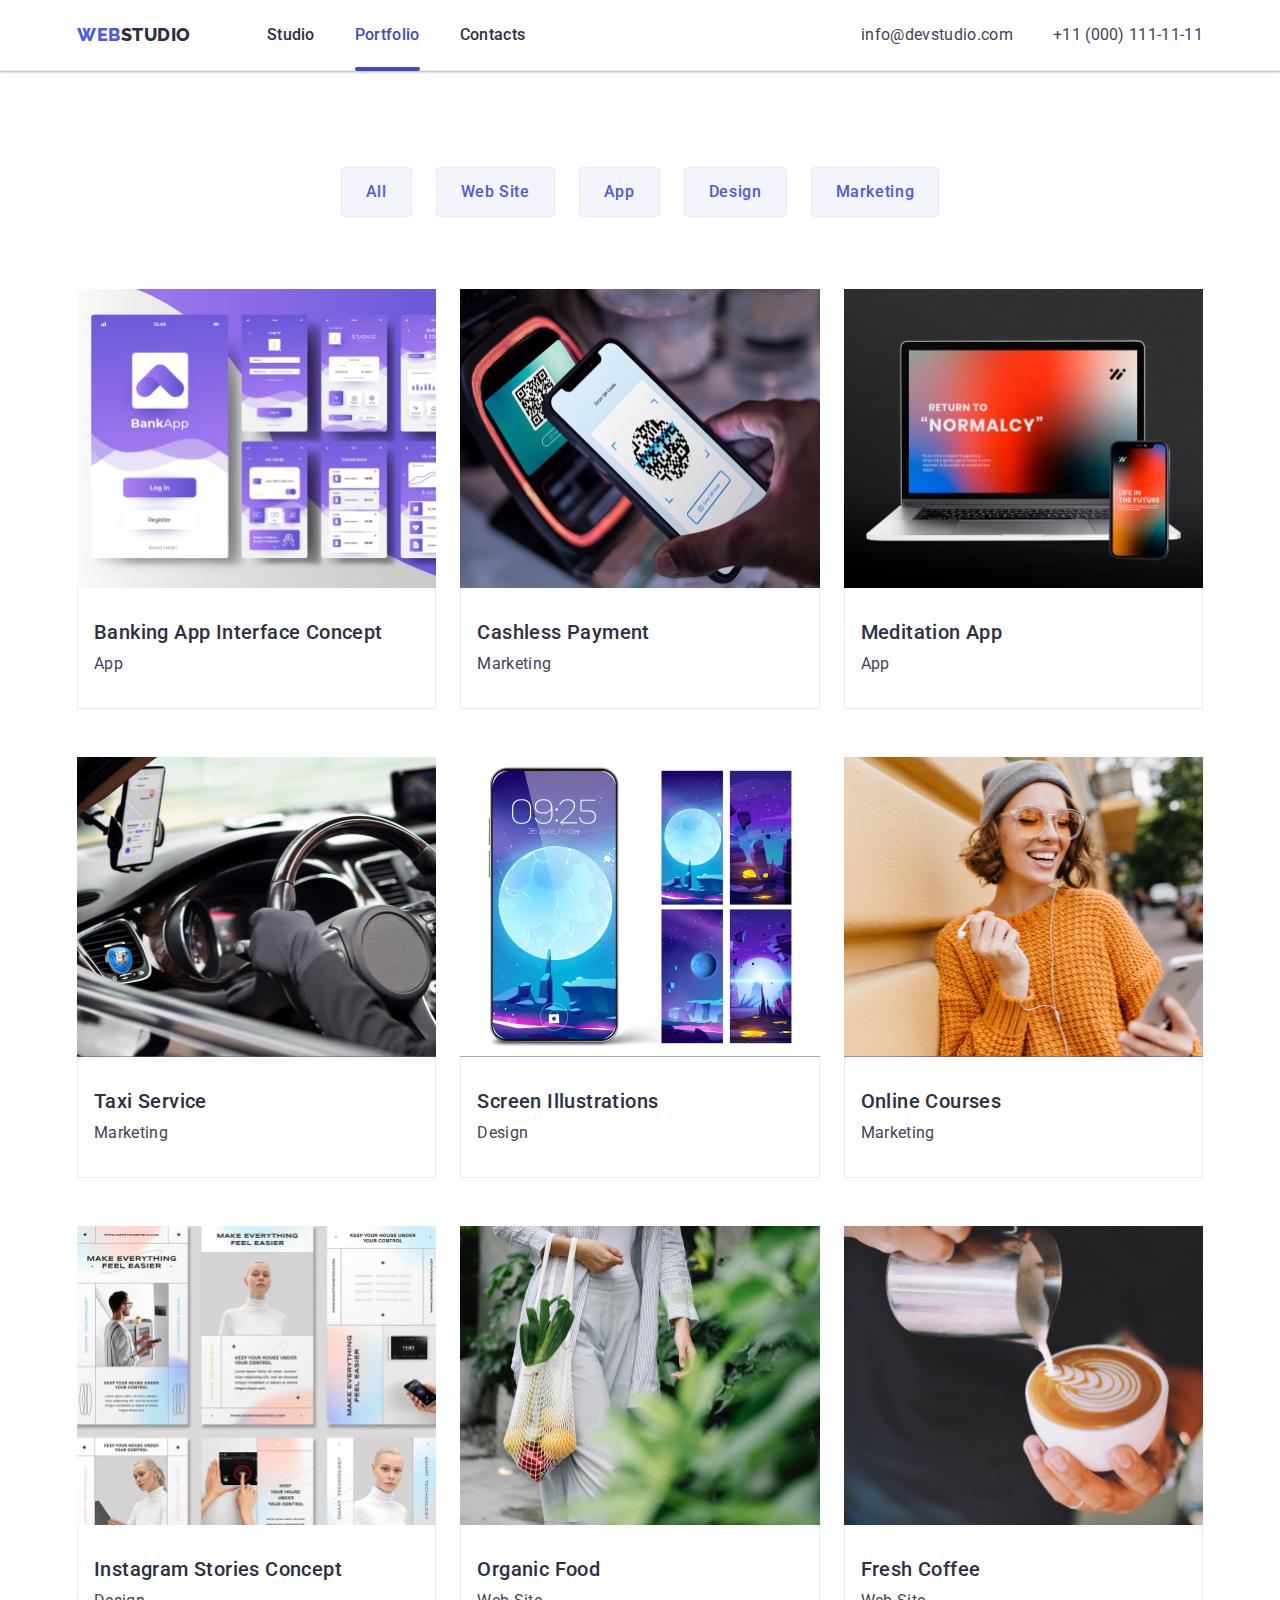
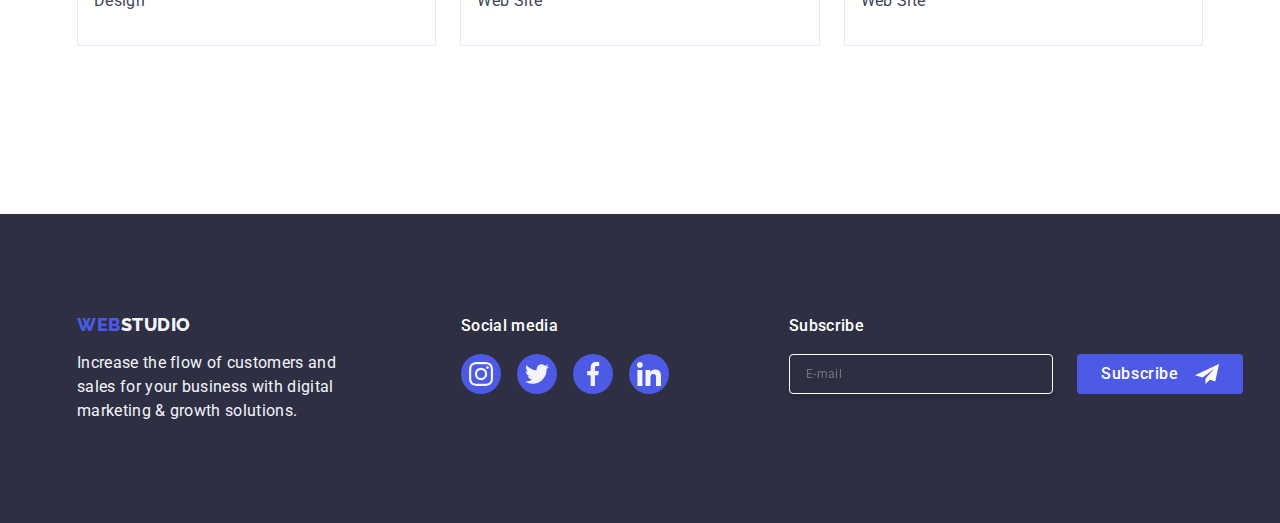
<file: portfolio.html>
<!DOCTYPE html>
<html lang="en">
  <head>
    <meta charset="UTF-8" />
    <meta name="viewport" content="width=device-width, initial-scale=1.0" />

    <title>Portolio</title>
    <link rel="preconnect" href="https://fonts.googleapis.com" />
    <link rel="preconnect" href="https://fonts.gstatic.com" crossorigin />
    <link
      href="https://fonts.googleapis.com/css2?family=Raleway:wght@800&family=Roboto:wght@400;500;700;900&display=swap"
      rel="stylesheet"
    />
    <link
      href="https://cdn.jsdelivr.net/npm/modern-normalize@2.0.0/modern-normalize.min.css"
      rel="stylesheet"
    />
    <link rel="shortcut icon" href="images/Web.png" type="images/Web.png" />
    <link rel="stylesheet" href="./css/styles.css" />
  </head>
  <body>
    <!--header section-->
    <header class="header">
      <div class="container header-container">
        <nav class="header-nav">
          <a class="logo link" href="./index.html"
            >Web<span class="logo-second">Studio</span></a
          >
          <ul class="list header-list">
            <li><a class="nav-link link" href="./index.html">Studio</a></li>
            <li>
              <a class="nav-link link current" href="./portfolio.html"
                >Portfolio</a
              >
            </li>
            <li><a class="nav-link link" href="">Contacts</a></li>
          </ul>
        </nav>
        <address class="address">
          <ul class="list address-container">
            <li>
              <a class="nav-contact link" href="mailto:info@devstudio.com"
                >info@devstudio.com</a
              >
            </li>
            <li>
              <a class="nav-contact link" href="tel:+110001111111"
                >+11 (000) 111-11-11</a
              >
            </li>
          </ul>
        </address>
      </div>
    </header>
    <!--main block-->
    <main>
      <section class="section portfolio-section">
        <div class="container">
          <!--section1-->
          <h1 class="visually-hidden">Portfolio</h1>
          <ul class="list portfolio-filters">
            <li><button class="btn-portfolio" type="button">All</button></li>
            <li>
              <button class="btn-portfolio" type="button">Web Site</button>
            </li>
            <li><button class="btn-portfolio" type="button">App</button></li>
            <li><button class="btn-portfolio" type="button">Design</button></li>
            <li>
              <button class="btn-portfolio" type="button">Marketing</button>
            </li>
          </ul>
          <ul class="list portfolio">
            <li class="portfolio-item">
              <a href="#" class="link portfolio-link">
                <div class="overlay-div">
                  <img
                    alt="Doing 1"
                    height="300"
                    width="360"
                    src="./images/main2portfolio/img_1.jpg"
                  />
                  <p class="overlay-text">
                    14 Stylish and User-Friendly App Design Concepts · Task
                    Manager App · Calorie Tracker App · Exotic Fruit Ecommerce
                    App · Cloud Storage App
                  </p>
                </div>
                <div class="portfolio-card">
                  <h2 class="small-header">Banking App Interface Concept</h2>
                  <p class="description">App</p>
                </div>
              </a>
            </li>
            <li class="portfolio-item">
              <a href="" class="link portfolio-link">
                <div class="overlay-div">
                  <img
                    alt="Doing 2"
                    height="300"
                    width="360"
                    src="./images/main2portfolio/img_2.jpg"
                  />
                  <p class="overlay-text">
                    14 Stylish and User-Friendly App Design Concepts · Task
                    Manager App · Calorie Tracker App · Exotic Fruit Ecommerce
                    App · Cloud Storage App
                  </p>
                </div>
                <div class="portfolio-card">
                  <h2 class="small-header">Cashless Payment</h2>
                  <p class="description">Marketing</p>
                </div>
              </a>
            </li>
            <li class="portfolio-item">
              <a href="" class="link portfolio-link">
                <div class="overlay-div">
                  <img
                    alt="Doing 3"
                    height="300"
                    width="360"
                    src="./images/main2portfolio/img_3.jpg"
                  />
                  <p class="overlay-text">
                    14 Stylish and User-Friendly App Design Concepts · Task
                    Manager App · Calorie Tracker App · Exotic Fruit Ecommerce
                    App · Cloud Storage App
                  </p>
                </div>
                <div class="portfolio-card">
                  <h2 class="small-header">Meditation App</h2>
                  <p class="description">App</p>
                </div>
              </a>
            </li>
            <li class="portfolio-item">
              <a href="" class="link portfolio-link">
                <div class="overlay-div">
                  <img
                    alt="Doing 4"
                    height="300"
                    width="360"
                    src="./images/main2portfolio/img_4.jpg"
                  />
                  <p class="overlay-text">
                    14 Stylish and User-Friendly App Design Concepts · Task
                    Manager App · Calorie Tracker App · Exotic Fruit Ecommerce
                    App · Cloud Storage App
                  </p>
                </div>
                <div class="portfolio-card">
                  <h2 class="small-header">Taxi Service</h2>
                  <p class="description">Marketing</p>
                </div>
              </a>
            </li>
            <li class="portfolio-item">
              <a href="" class="link portfolio-link">
                <div class="overlay-div">
                  <img
                    alt="Doing 5"
                    height="300"
                    width="360"
                    src="./images/main2portfolio/img_5.jpg"
                  />
                  <p class="overlay-text">
                    14 Stylish and User-Friendly App Design Concepts · Task
                    Manager App · Calorie Tracker App · Exotic Fruit Ecommerce
                    App · Cloud Storage App
                  </p>
                </div>
                <div class="portfolio-card">
                  <h2 class="small-header">Screen Illustrations</h2>
                  <p class="description">Design</p>
                </div>
              </a>
            </li>
            <li class="portfolio-item">
              <a href="" class="link portfolio-link">
                <div class="overlay-div">
                  <img
                    alt="Doing 6"
                    height="300"
                    width="360"
                    src="./images/main2portfolio/img_6.jpg"
                  />
                  <p class="overlay-text">
                    14 Stylish and User-Friendly App Design Concepts · Task
                    Manager App · Calorie Tracker App · Exotic Fruit Ecommerce
                    App · Cloud Storage App
                  </p>
                </div>
                <div class="portfolio-card">
                  <h2 class="small-header">Online Courses</h2>
                  <p class="description">Marketing</p>
                </div>
              </a>
            </li>
            <li class="portfolio-item">
              <a href="" class="link portfolio-link">
                <div class="overlay-div">
                  <img
                    alt="Doing 7"
                    height="300"
                    width="360"
                    src="./images/main2portfolio/img_7.jpg"
                  />
                  <p class="overlay-text">
                    14 Stylish and User-Friendly App Design Concepts · Task
                    Manager App · Calorie Tracker App · Exotic Fruit Ecommerce
                    App · Cloud Storage App
                  </p>
                </div>
                <div class="portfolio-card">
                  <h2 class="small-header">Instagram Stories Concept</h2>
                  <p class="description">Design</p>
                </div>
              </a>
            </li>
            <li class="portfolio-item">
              <a href="" class="link portfolio-link">
                <div class="overlay-div">
                  <img
                    alt="Doing 8"
                    height="300"
                    width="360"
                    src="./images/main2portfolio/img_8.jpg"
                  />
                  <p class="overlay-text">
                    14 Stylish and User-Friendly App Design Concepts · Task
                    Manager App · Calorie Tracker App · Exotic Fruit Ecommerce
                    App · Cloud Storage App
                  </p>
                </div>
                <div class="portfolio-card">
                  <h2 class="small-header">Organic Food</h2>
                  <p class="description">Web Site</p>
                </div>
              </a>
            </li>
            <li class="portfolio-item">
              <a href="" class="link portfolio-link">
                <div class="overlay-div">
                  <img
                    alt="Doing 9"
                    height="300"
                    width="360"
                    src="./images/main2portfolio/img_9.jpg"
                  />
                  <p class="overlay-text">
                    14 Stylish and User-Friendly App Design Concepts · Task
                    Manager App · Calorie Tracker App · Exotic Fruit Ecommerce
                    App · Cloud Storage App
                  </p>
                </div>
                <div class="portfolio-card">
                  <h2 class="small-header">Fresh Coffee</h2>
                  <p class="description">Web Site</p>
                </div>
              </a>
            </li>
          </ul>
        </div>
      </section>
    </main>
    <footer class="footer">
      <div class="container footer-container">
        <div class="footer-info">
          <a class="logo link logo-footer" href="./index.html"
            >Web<span class="logo-third">Studio</span>
          </a>
          <p class="summary">
            Increase the flow of customers and sales for your business with
            digital marketing & growth solutions.
          </p>
        </div>
        <div class="footer-info">
          <p class="footer-social">Social media</p>
          <ul class="footer-social-links list">
            <li class="empty">
              <a class="footer-social-link" href="#">
                <svg class="footer-social-icon" width="24" height="24">
                  <use href="./images/icons.svg#icon-instagram"></use>
                </svg>
              </a>
            </li>
            <li class="empty">
              <a class="footer-social-link" href="#">
                <svg class="footer-social-icon" width="24" height="24">
                  <use href="./images/icons.svg#icon-twitter"></use>
                </svg>
              </a>
            </li>
            <li class="empty">
              <a class="footer-social-link" href="#">
                <svg class="footer-social-icon" width="24" height="24">
                  <use href="./images/icons.svg#icon-facebook"></use>
                </svg>
              </a>
            </li>
            <li class="empty">
              <a class="footer-social-link" href="#">
                <svg class="footer-social-icon" width="24" height="24">
                  <use href="./images/icons.svg#icon-linkedin"></use>
                </svg>
              </a>
            </li>
          </ul>
        </div>
        <div class="empty">
          <p class="footer-subscribe-text">Subscribe</p>
          <form name="subscribe_form" class="footer-subscribe-form">
            <label class="empty">
              <input
                type="email"
                name="subscribe-email"
                placeholder="E-mail"
                class="footer-subscribe-input"
            /></label>
            <button type="submit" class="footer-subscribe-button">
              Subscribe
              <svg class="footer-subscribe-icon" width="24" height="24">
                <use href="./images/icons.svg#icon-send"></use>
              </svg>
            </button>
          </form>
        </div>
      </div>
    </footer>
  </body>
</html>
</file>
<file: css/styles.css>
:root {
    --body_bgr: #FFFFFF;
    --main-color: #0000FF;
    --cloud: #F4F4FD;
    --small-radius: 4px;
    --iris:#4D5AE5;
    --lightslate: #8E8F99;
    --ocean:#404bbf;
    --grey: #2E2F42B2;
}

*,
*::before,
*::after {
    box-sizing: border-box;
}

/* Reset */
h1,h2,h3,h4,h5,h6,p {
    margin: 0;
}
@media screen and (min-width: 500) {
  body  
}
ul, ol {
    margin: 0;
    padding: 0;
}

img{
    display: block;
    max-width: 100%;
    height: auto;
}
.visually-hidden {
    position: absolute;
    width: 1px;
    height: 1px;
    margin: -1px;
    border: 0;
    padding: 0;
    
    white-space: nowrap;
    clip-path: inset(100%);
    clip: rect(0 0 0 0);
    overflow: hidden;
}

body{
    font-family: Roboto, sans-serif;
    color: #434455;
    background-color: var(--body_bgr);
}

.middle-header{
    font-weight: 700;
    font-size: 36px;
    letter-spacing: 0.02em;
    text-align: center;
    color: #2e2f42;
    line-height: 1.11;
    text-transform: capitalize;  
    margin-bottom: 72px;
}
.small-header{
    font-size: 36px;
    font-weight: 700;
    line-height: 1.1;
    letter-spacing: 0.02em;
    color: #2e2f42;
    margin-bottom: 8px;
}


@media screen and (min-width: 1158px){
    .small-header {
        font-size: 20px;
        font-weight: 500;
        line-height: 1.2;
        letter-spacing: 0.02em;
    }
}


.nav-link{
    position: relative;
    font-weight: 500;
    font-size: 16px;
    line-height: 1.5;
    letter-spacing: 0.02em;
    color: #2E2F42;
    padding: 24px 0;
    transition: color 250ms cubic-bezier(0.4, 0, 0.2, 1)
}
.current {
    color: #404bbf;
}
.nav-link.current::after {
    position: absolute;
    content: "";
    display: block;
    height: 4px;
    width: 100%;
    left: 0;
    bottom: -3px;
    border-radius: 2px;
    background-color: #404BBF;
}
.nav-link:hover {
    color: #404BBF;
}

.nav-link:focus {
    color: #404BBF;    
}

.nav-contact{
    font-size: 16px;
    line-height: 1.5;
    letter-spacing: 0.02em; 
    color: #434455;
    transition: color 250ms cubic-bezier(0.4, 0, 0.2, 1)
}

.nav-contact:focus{
    color: #404BBF;
}

.nav-contact:hover{
    color: #404BBF;
}

.address{
    font-style: normal;
}

.address-container{
    display: flex;
    align-items:center;
    justify-content: space-between;
    gap: 40px;
}
@media screen and (max-width:767px){
.address-container{
    display: none;
    }
}
@media screen and (max-width:1157px) {
    .address-container {
        flex-direction: column;
        gap: 12px;
    }
}
.mobile-menu-icon {
    stroke-width: 3px;
    stroke: var(--navyblue, #2E2F42);
    /*filter: drop-shadow(0px 4px 4px rgba(0, 0, 0, 0.25));*/
}
@media screen and (min-width: 768px) {
 .menu-icon-container{
    display: none;
    }   
}


.section {
    padding-top: 48px;
    padding-bottom: 48px;
    /*
    padding-top: 60px;
    padding-bottom: 60px; */
}
@media only screen and (min-width: min-width:768px) {
 .section  {
    padding-top: 48px;
    padding-bottom: 48px;
  }
}
@media only screen and (min-width: min-width:1440px) {
    .section {
        padding-top: 60px;
        padding-bottom: 60px;
    }
}
.btn-hero{
    cursor: pointer;
    /* IRIS */
    background: #4D5AE5;
    font-family: inherit;
    font-size: 16px;
    font-weight: 500;
    line-height: 1.5;
    letter-spacing: 0.04em;
    color: #FFFFFF;
    padding: 16px 32px;
    display: block;
    min-width: 169px;
    height: 56px;
    border: none;
    border-radius: 4px;
    margin: 0 auto 0 auto;
    transition: background-color 250ms cubic-bezier(0.4, 0, 0.2, 1)
}
.btn-hero:focus{
    background: #404BBF;
}
.btn-hero:hover{
    background: #404BBF;
   
}

.logo{
    font-family: 'Raleway', sans-serif;
    letter-spacing: 0.03em;
    font-weight: 800;
    font-size: 18px;
    line-height: 1.17;
    text-transform: uppercase;
    /* IRIS */
    color: #4D5AE5;     
    display: inline-block;
}

@media screen and (min-width: 768px)
{
    .logo {
        margin-right: 76px;
    }
}

.logo-second{
    color: #2E2F42; 
}

.link{
    text-decoration: none
}

.list{
    list-style: none
}

.hero-section{
    padding-top: 112px;
    padding-bottom: 112px;
    background-image: linear-gradient(rgba(46, 47, 66, 0.7), rgba(46, 47, 66, 0.7)), 
        url(../images/hero_image/people-office_mobile@1x.jpg);
    background-repeat: no-repeat;
    background-position: center;
    background-size: cover;
    margin: 0 auto;
}

@media (min-device-pixel-ratio: 2), (min-resolution: 192dpi), (min-resolution: 2dppx){
    .hero-section{
    background-image: linear-gradient(rgba(46, 47, 66, 0.7), rgba(46, 47, 66, 0.7)),
            url(../images/hero_image/people-office_mobile@2x.jpg);
    }
}

@media only screen and (min-width: 768px){
    .hero-section {
    background-image: linear-gradient(rgba(46, 47, 66, 0.7), rgba(46, 47, 66, 0.7)),
            url(../images/hero_image/people-office_tablet@1x.jpg);
    }
    @media (min-device-pixel-ratio: 2),
    (min-resolution: 192dpi),
    (min-resolution: 2dppx) {
        .hero-section {
            background-image: linear-gradient(rgba(46, 47, 66, 0.7), rgba(46, 47, 66, 0.7)),
                url(../images/hero_image/people-office_tablet@2x.jpg);
        }
    }
}


@media only screen and (min-width: 1158px) {
    .hero-section {
        padding-top: 188px;
        padding-bottom: 188px;
        max-width: 1440px;
        background-image: linear-gradient(rgba(46, 47, 66, 0.7), rgba(46, 47, 66, 0.7)),
            url(../images/hero_image/people-office_desk@1x.jpg);
    }

    @media (min-device-pixel-ratio: 2),
    (min-resolution: 192dpi),
    (min-resolution: 2dppx) {
        .hero-section {
            background-image: linear-gradient(rgba(46, 47, 66, 0.7), rgba(46, 47, 66, 0.7)),
                url(../images/hero_image/people-office_desk@2x.jpg);
        }
    }
}

@media (min-device-pixel-ratio: 2),
(min-resolution: 192dpi),
(min-resolution: 2dppx) {
    .hero-section {
        background-image: linear-gradient(rgba(46, 47, 66, 0.7), rgba(46, 47, 66, 0.7)),
            url(../images/hero_image/people-office_tablet@2x.jpg);
    }
}

.hero{
    font-size: 36px;
    font-weight: 700;
    line-height: 1.07;
    text-align: center;
    letter-spacing: 0.02em;
    color: #FFFFFF; 
    max-width: 320px;
}

@media only screen and (min-width: 768px){
    .hero {
        font-size: 56px;
        max-width: 496px
    }
}

.hero-container {
    display: flex;
    flex-direction: column;
    align-items: center;
    gap: 48px;
}

.description{
    font-size: 16px;
    line-height: 1.5;
    letter-spacing: 0.02em;
    color: #434455;
}
.team-description{
    text-align: center;
    margin-bottom: 8px;
}
.summary{
    font-size: 16px;
    line-height: 1.5;
    letter-spacing: 0.02em;
    color: #F4F4FD;
    width: 264px;
    text-align: left;
}
.logo-footer{
    margin-bottom: 16px;
    margin-right: 0;
}
.customers-link {
    width: 168px;
    height: 88px;
    border-radius: 4px;
    border: 1px solid var(--lightslate);
    display: flex;
    align-items: center;
    justify-content: center;
    color:#8e8f99;
    transition: border-color 250ms cubic-bezier(0.4, 0, 0.2, 1), color 250ms cubic-bezier(0.4, 0, 0.2, 1);
}
.customers-link:hover {
    color: #404bbf;
    border-color: #404BBF;
}
.customers-link:focus {
    color: #404bbf;
    border-color: #404BBF;
}
.customers-icon {
    fill: currentColor;
    color: #8E8F99;
}
.customers-link:hover .customers-icon{
    color: #404BBF;
    transition: fill 250ms cubic-bezier(0.4, 0, 0.2, 1)
}
.customers-link:focus .customers-icon {
    color: #404BBF;
    transition: fill 250ms cubic-bezier(0.4, 0, 0.2, 1)
}
.customers-list {
    display: flex;
    align-items: center;
    justify-content: center;
    gap: 24px;
}

@media screen and (max-width: 1157px) {
    .customers-list {
        flex-wrap: wrap;
    }
    
}
.customers-section {
    padding: 96px 0
}

@media screen and (min-width: 1158px){
    .customers-section {
        padding: 120px 0
    }
}

.logo-third{
    color: #f4f4fd;
}
.btn-portfolio{
    color: #4D5AE5;
    font-family: inherit;
    cursor: pointer;
    font-size: 16px;
    font-weight: 500;
    line-height: 1.5;
    letter-spacing: 0.04em;
    background: #F4F4FD;
    padding: 12px 24px;
    border: 1px solid #e7e9fc;
    border-radius: 4px;
    transition: 
        color 250ms cubic-bezier(0.4, 0, 0.2, 1),
        background-color 250ms cubic-bezier(0.4, 0, 0.2, 1),
        border-color 250ms cubic-bezier(0.4, 0, 0.2, 1),
        box-shadow 250ms cubic-bezier(0.4, 0, 0.2, 1);
}

.btn-portfolio:focus,
.btn-portfolio:hover{
    color: #FFFFFF;
    background: #404BBF;
    border: 1px solid transparent;
    box-shadow: 0px 3px 1px rgba(0, 0, 0, 0.1), 0px 2px 1px rgba(0, 0, 0, 0.08), 0px 2px 2px rgba(0, 0, 0, 0.12);
}
.team-section{
    background-color: #F4F4FD;
    background: var(--cloud);
    padding: 96px 0;
}
@media screen and (min-width: 1158px) {
    .team-section {
        padding: 120px 0;
    }    
}
.team-item{
    background-color: #FFFFFF;
    border-radius: 0px 0px 4px 4px;
    background: var(--white, #FFF);
    box-shadow: 0px 2px 1px 0px rgba(46, 47, 66, 0.08), 0px 1px 1px 0px rgba(46, 47, 66, 0.16), 0px 1px 6px 0px rgba(46, 47, 66, 0.08);
}
.team-icon{
    fill: var(--cloud);
}
.card{
    padding: 32px 0;
    margin: 0 auto;
}
/* base stile for small devises*/
.container {
    min-width: 320px;
    max-width: 428px;
    margin-left: auto;
    margin-right: auto;
    padding-left: 16px;
    padding-right: 16px;
    /* outline: 1px solid red; */
}
/*tablet*/
@media screen and (min-width:768px) {
 .container{
        max-width: 768px;
}   
}
/*desktop */
@media screen and (min-width:1158px) {
 .container
 {
    max-width: 1158px;
 }   
}


.header{
    padding-top: 0px;
    padding-bottom: 0px;
    border-bottom: 1px solid #e7e9fc;
    /* Does it make a difference? */
    box-shadow: 0px 2px 1px rgba(46, 47, 66, 0.08),
        0px 1px 1px rgba(46, 47, 66, 0.16),
        0px 1px 6px rgba(46, 47, 66, 0.08);;
}
@media screen and (min-width:768px) and (max-width: 1157px){
    .header {
        padding-bottom: 0;
    }
}


.header-container{
    display:flex;
    flex-direction: row;
    align-items:center;
    justify-content:space-between;
    height: 70px;
}

.header-nav{
    display:flex;
    align-items: center;
}
.header-list{
    display:flex;
    align-items: center;
    gap: 40px;
    position: relative;

}
@media screen and (max-width: 767px) {
  .header-list {
    display: none;
  }  
}
.strategy-container{
    
    /*display: flex;
    align-items: center;
    gap: 24px;*/
}
@media screen and (min-width: 768px){
.strategy-container {
    display: flex;
    align-items: center;
    gap: 24px;
    flex-wrap: wrap;
}
}
@media screen and (min-width: 1158px) {
    .strategy-container {
        flex-wrap: nowrap;
    }
}
.doing-container {
    display: flex;
    gap: 24px;
    align-items: center;
}
@media screen and (max-width: 1157px){
    .doing-section {
        display: none;
    }
}

.doing-elemment{
    width: 360px;
}
.strategy-element {
    display: flex;
    flex-direction: column;
    align-items: center;
    margin-bottom: 0;
}
@media screen and (min-width:768px){
    .strategy-element {
        flex-basis: calc((100% - 24px) / 2);
        align-items: flex-start;
    }
}
@media screen and (max-width: 767px) {
    .strategy-element:not(:last-child){
        margin: 0 auto 72px auto;
}    
}
@media screen and (min-width:1158px) {
    .strategy-element {
        width: 264px;
    }
}



.strategy-section {
    padding: 96px 0;
    
}
@media screen and (min-width:1158px){
    .strategy-section {
            padding: 120px 0;
    }
}
.strategy-icon {
    fill: #f4f4fd;
}
.strategy-link {
    display: none;
}

@media screen and (min-width:1158px) {
  .strategy-link{
    display: flex;
    justify-content: center;
    align-items: center;
    width: 264px;
    height: 112px;
    background: var(--cloud);
    border-radius: var(--small-radius);
    margin-bottom: 8px;
  }  
}

.doing-section {
    padding: 0 0 120px 0;
}

.team-list {
    display: flex;
    flex-direction: column;
    gap: 72px;
    align-items: center;
}

@media screen and (min-width: 768px) {
    .team-list{
        row-gap: 64px;
        column-gap: 24px;
        flex-direction: row;
        flex-wrap: wrap;
        justify-content: center;

    }
}

@media screen and (min-width: 1158px){
    .team-list{
        flex-wrap: nowrap;
    }
}
.team-header{
    text-align: center;
    margin-bottom: 8px;
    font-size: 20px;
}
.team-link {
    width: 40px;
    height: 40px;
    background-color: var(--iris);
    fill: #fdf4f9;
    border-radius: 50%;
    display: flex;
    align-items: center;
    justify-content: center;
    transition: background-color 250ms cubic-bezier(0.4, 0, 0.2, 1);
}

.team-link:hover,
.team-link:focus {
    background-color: var(--ocean); 
}

.team-links {
    margin: 0 auto;
    display: flex;
    align-items: center;
    justify-content: center;
    gap: 24px;

}
.footer {
    width: 100%;
    background: #2E2F42;
    padding: 96px 0;
}

@media screen and (min-width: 768px) {
    .footer {
        padding: 100px 0px;
    }
}
.footer-container {
    display: flex;
    flex-direction: column;    
    margin: 0 auto;
    gap: 72px;
}

@media screen and (min-width: 758px) {
    .footer-container {
        flex-direction: row;
        flex-wrap: wrap;
        row-gap: 72px;
        column-gap: 24px;
        width: 582px;
    }
}

@media screen and (min-width: 1158px) {
    .footer-container{
        flex-wrap: nowrap;
        width: 100%;
        gap: 0;
    }
}


.footer-info,
.footer-info-div {
   text-align: center;
   margin: 0 auto;
}

@media screen and (min-width: 758px) {
    .footer-info,
    .footer-info-div {
        text-align: left;
        margin: 0;
    }

    .footer-social {
        text-align: left;
    }
}

@media screen and (min-width: 1158px) {
    .footer-info{
        margin-right: 120px;
    }
    .footer-info-div {
        margin-right: 80px;
    }
    
}
.footer-social{
    color: white;
    font-size: 16px;
    font-weight: 500;
    line-height: 1.5;
    letter-spacing: 0.02em;
    margin-bottom: 16px;
}

.footer-social-links{
    margin: 0 auto;
    display: flex;
    align-items: center;
    justify-content: center;
    gap: 16px;
}
.footer-social-link{
    width: 40px;
    height: 40px;
    background-color: var(--iris);
    fill: #f4f4fd;
    border-radius: 50%;
    display: flex;
    align-items: center;
    justify-content: center;
    transition: background-color 250ms cubic-bezier(0.4, 0, 0.2, 1)
}

.footer-social-link:hover,
.footer-social-link:focus {
    background-color: #31d0aa;
}

.footer-subscribe-text {
    text-align: center;
    color: var(--white, #FFF);
    font-size: 16px;
    font-weight: 500;
    line-height: 24px;
    letter-spacing: 0.32px;
    margin-bottom: 16px;
}

@media screen and (min-width: 768px){
.footer-subscribe-text {
        text-align: left;
    }
}

@media screen and (max-width:767px){
.subscribe-label {
        width: 100%;
    }
}
.footer-subscribe-input {
    width: 100%;
    height: 40px;
    border-radius: 4px;
    border: 1px solid var(--white, #FFF);
    background-color: transparent;
    box-shadow: 0px 4px 4px 0px rgba(0, 0, 0, 0.15);
    color: var(--white, #FFF);
    font-size: 12px;
    line-height: 1.5;
    letter-spacing: 0.03em;
    padding: 8px 16px;
    filter: drop-shadow(0px 4px 4px rgba(0, 0, 0, 0.15));
}
@media screen and (min-width: 768px) {
    .footer-subscribe-input{
        width: 264px;
    }
    
}
.footer-subscribe-button{
    min-width: 165px;
    cursor: pointer;
    display: inline-flex;
    padding: 8px 24px;
    justify-content: center;
    align-items: center;
    border: none;
    border-radius: 4px;
    background: var(--iris, #4D5AE5);
    color: var(--white, #FFF);
    text-align: center;
    font-size: 16px;
    font-weight: 500;
    line-height: 1.5;
    letter-spacing: 0.04em;
    transition: background 250ms cubic-bezier(0.4, 0, 0.2, 1)
}

.footer-subscribe-button:focus {
    background: #404BBF;
}

.footer-subscribe-button:hover {
    background: #404BBF;
}

.footer-subscribe-icon {    
    fill: var(--white, #FFF);
    margin-left: 16px;
}
.footer-subscribe-form{
    display: flex;
    gap: 24px;
    align-items: center;
    flex-direction: column;
}

@media screen and (min-width: 768px){
    .footer-subscribe-form {
        flex-direction: row;
    }
}

.portfolio-filters {
    display: flex;
    align-items: center;
    gap: 24px;
    justify-content: center;
    margin-bottom: 72px;
}
.portfolio-section {
    padding-top: 96px;
}
.portfolio{
    display: flex;
    align-items: center;
    flex-wrap: wrap;
    row-gap: 48px;
    column-gap: 24px;
    padding-bottom: 120px;
}
.portfolio-card{
    border: 1px solid #e7e9fc;
    border-top: none;
    padding: 32px 16px;
}
.portfolio-item{
    width: calc((100% - 48px) / 3);
    height: 100%;
}
.portfolio-item:hover {
    box-shadow: 0px 2px 1px 0px rgba(46, 47, 66, 0.08), 0px 1px 1px 0px rgba(46, 47, 66, 0.16), 0px 1px 6px 0px rgba(46, 47, 66, 0.08);
}
.portfolio-link{
    display: block;
    box-shadow: 250ms cubic-bezier(0.4, 0, 0.2, 1);
    transition: box-shadow 250ms cubic-bezier(0.4, 0, 0.2, 1);
    /* для плавної появи тіні */
}
.portfolio-link:hover,
.portfolio-link:focus {
    box-shadow: 0px 1px 6px rgba(46, 47, 66, 0.08), 0px 1px 1px rgba(46, 47, 66, 0.16), 0px 2px 1px rgba(46, 47, 66, 0.08);
}
.backdrop{
    position: fixed;
    top: 0;
    left: 0;
    width: 100%;
    height: 100%;
    background-color: rgba(46, 47, 66, 0.4);
    transition: opacity 250ms cubic-bezier(0.4, 0, 0.2, 1), visibility 250ms cubic-bezier(0.4, 0, 0.2, 1);
}
.is-hidden{
    opacity: 0;
    pointer-events: none;
    visibility: hidden;
}

.empty {
}
.modal-header{
    display: block;
    color: var(--navyblue, #2E2F42);
    text-align: center;
    font-size: 16px;
    font-weight: 500;
    line-height: 1.5;
    text-align: center;
    letter-spacing: 0.02em;
    margin-bottom: 16px;
}
.modal-form {
    margin-bottom: 8px;
}
.modal-input-container{
    position: relative;
}
.modal-label {
    display: block;
    margin-bottom: 8px;
    position: relative;
    font-size: 12px;
    line-height: 1.17;
    margin-bottom: 4px;
    letter-spacing: 0.04em;
    color: #8e8f99;
}
.modal-input{
    color: var(--navyblue-modal, rgba(46, 47, 66, 0.40));
    font-size: 12px;
    line-height: 1.17;
    letter-spacing: 0.04em;
    width: 100%;
    height: 40px;
    padding: 11px 38px;
    border-radius: 4px;
    border: 1px solid var(--navyblue-modal, rgba(46, 47, 66, 0.40));
    outline: transparent;
    transition: border-color 250ms cubic-bezier(0.4, 0, 0.2, 1);
    background-color: transparent;
}
.modal-input:focus, .modal-textarea:focus {
    border-color: var(--iris, #4D5AE5);
}
.modal-input:focus + .modal-icon {
    fill: var(--iris, #4D5AE5);
}
.modal-header-name {
    color: var(--lightslate, #8E8F99); 
    /* Small Text */
    font-size: 12px;
    line-height: 1.17;
    letter-spacing: 0.04em;
    display: block;
    margin-bottom: 4px;
}
.modal-icon{
    fill: #2E2F42;
    position: absolute;
    left: 16px;
    top: 50%;
    transform: translateY(-50%);
    /* bottom: 8px; */
    transition: fill 250ms cubic-bezier(0.4, 0, 0.2, 1);
}
.modal-textarea-container {
    margin-bottom: 16px
}
.modal-textarea{
    color: var(--navyblue-modal, rgba(46, 47, 66, 0.40));
    line-height: 1.17;
    font-size: 12px;
    letter-spacing: 0.04em;
    height: 120px;
    width: 100%;
    border-radius: 4px;
    border: 1px solid var(--navyblue-modal, rgba(46, 47, 66, 0.40));
    padding: 8px 16px;
    resize: none;
    outline: transparent;
    background-color: transparent;
    transition: border-color 250ms cubic-bezier(0.4, 0, 0.2, 1);
}
.modal-accept {
    margin-bottom: 24px;
    display: flex;
    align-items: center;
    gap: 8px;
}
.modal-accept-label {
    font-size: 12px;
    line-height: 1.17;
    letter-spacing: 0.04em;
    color: #8e8f99;
}


.checkbox:checked + .modal-accept-label > .custom-checkbox {

    border-color: var(--ocean, #404bbf);
    background-color: var(--ocean, #404bbf);
    border: none;
    fill: #F4F4FD;

}
.custom-checkbox-icon{
    opacity: 0;
    transition: opacity 250ms cubic-bezier(0.4, 0, 0.2, 1)
}

.checkbox:checked + .modal-accept-label > .custom-checkbox > .custom-checkbox-icon {
    opacity: 100%;
}
.custom-checkbox {
    display: inline-flex;
    fill: transparent;
    align-items: center;
    justify-content: center;
    width: 16px;
    height: 16px;
    border-radius: 2px;
    border: 1px solid var(--navyblue-modal, rgba(46, 47, 66, 0.40));
    transition: background-color 250ms cubic-bezier(0.4, 0, 0.2, 1), 
            border 250ms cubic-bezier(0.4, 0, 0.2, 1), 
            fill 250ms cubic-bezier(0.4, 0, 0.2, 1);
}

.modal-accept-text {
    color: #8E8F99;
    font-size: 12px;
    line-height: 1.17;
    letter-spacing: 0.04em;
    user-select: none;
}
.modal-link{
    text-decoration-line: underline;
    color: var(--iris, #4D5AE5);
}

.modal{
    position: absolute;
    top: 50%;
    left: 50%;
    transform: translate(-50%, -50%) scale(1);
    width: 408px;
    min-height: 584px;
    background: #fcfcfc;
    box-shadow: 0px 1px 1px rgba(0, 0, 0, 0.14), 0px 1px 3px rgba(0, 0, 0, 0.12), 0px 2px 1px rgba(0, 0, 0, 0.2);
    border-radius: 4px;
    transition: transform 250ms cubic-bezier(0.4, 0, 0.2, 1);
    padding: 72px 24px 24px 24px;
}
.modal-button{
    position: absolute;
    top: 24px;
    right: 24px;
    width: 24px;
    height: 24px;
    border-radius: 50%;
    display: flex;
    align-items: center;
    justify-content: center;
    background-color: #e7e9fc;
    border: 1px solid rgba(0, 0, 0, 0.1);
    padding: 0;
    cursor: pointer;
    transition: background-color 250ms cubic-bezier(0.4, 0, 0.2, 1), border 250ms cubic-bezier(0.4, 0, 0.2, 1);
}

.form {
    padding: 40px;
}    
.modal-button:hover{
    background-color: #404bbf;
    border: none;
    fill: #ffffff
}
.modal-button:focus {
    background-color: #404bbf;
    border: none;
    fill: #ffffff
}
.modal-svg{
    transition: fill 250ms cubic-bezier(0.4, 0, 0.2, 1);
}
.modal-svg:hover{
    fill: #ffffff
}
.modal-svg:focus {
    fill: #ffffff
}

/* Overlay panels */
.overlay-div
{
    position: relative;
    overflow: hidden;   
}

.portfolio-link:hover .overlay-text {
    transform: translateY(0);
}

.portfolio-link:focus .overlay-text {
    transform: translateY(0);
}
.overlay-text {
    color: var(--cloud, #F4F4FD);
    background: var(--iris, #4D5AE5);
    padding: 40px 32px;
    height: 100%;
    font-size: 16px;
    font-weight: 400;
    line-height: 1.5;
    letter-spacing: 0.32px;
    position: absolute;
    top: 0;
    left: 0;

    transform: translateY(100%);
    transition: transform 250ms cubic-bezier(0.4, 0, 0.2, 1);
}

/* Mobile menu popup */
.menu-toggle {
    display: flex;
    align-items: center;
    justify-content: center;
    margin-left: auto;
    padding: 0;
    background-color: transparent;
    border: none;
    cursor: pointer;
    outline: none;
}

@media (min-width: 768px) {
    .menu-toggle {
        display: none;
    }
}

.menu-toggle:hover,
.menu-toggle:focus {
    /*background-color: rgba(0, 0, 0, 0.1);*/
}

.menu-container {
    position: fixed;
    top: 0;
    left: 0;
    width: 100vw;
    height: 100vh;
    padding: 80px 40px 40px 40px;
    background: var(--white, #FFF);
    box-shadow: 0px 1px 6px 0px rgba(46, 47, 66, 0.08), 0px 1px 1px 0px rgba(46, 47, 66, 0.16), 0px 2px 1px 0px rgba(46, 47, 66, 0.08);
    z-index: 999;

    transform: translateX(100%);
    transition: transform 250ms ease-in-out;
    display: flex;
    flex-direction: column;
    justify-content: space-between;
}

.menu-container.is-open {
    transform: translateX(0);
}

.menu-container .menu-toggle {
    position: absolute;
    top: 24px;
    right: 24px;
    color: #2E2F42;
}

.mobile-menu {
    display: flex;
    flex-direction: column;
    gap: 40px;
    margin-bottom: auto;
}

.mobile-menu-link {
    /*display: block;*/
    color: var(--navyblue, #2E2F42);
    font-size: 36px;
    font-weight: 700;
    line-height: 40px;
    letter-spacing: 0.72px;
    text-transform: capitalize;
    transition: color 250ms cubic-bezier(0.4, 0, 0.2, 1), border 250ms cubic-bezier(0.4, 0, 0.2, 1);
}

.mobile-menu-selected{
    color: var(--ocean, #404BBF);
}

.mobile-menu-toggle-icon{
    color: #2E2F42;
    background-color: transparent;
    border: none;
}
.menu-toggle-close {
    position: absolute;
    top: 24px;
    right: 24px;
    width: 24px;
    height: 24px;
    border-radius: 50%;
    display: flex;
    align-items: center;
    justify-content: center;
    background-color: var(--main-white);
    border: 1px solid rgba(0, 0, 0, 0.1);
    padding: 0;
}
.mobile-menu-address{
    display: flex;
    flex-direction: column;
    gap: 40px;
    margin-bottom: 48px;
}
.mobile-menu-contact{
    color: var(--iris, #4D5AE5);
    font-size: 36px;
    font-weight: 700;
    line-height: 40px;
    letter-spacing: 0.72px;
    text-transform: capitalize;
}
.mobile-menu-email{
    color: var(--slate, #434455);
    font-size: 20px;
    font-weight: 500;
    line-height: 24px;
    letter-spacing: 0.4px;
}
.mobile-menu-social {
    display: flex;
    gap: 56px;
}
</file>
